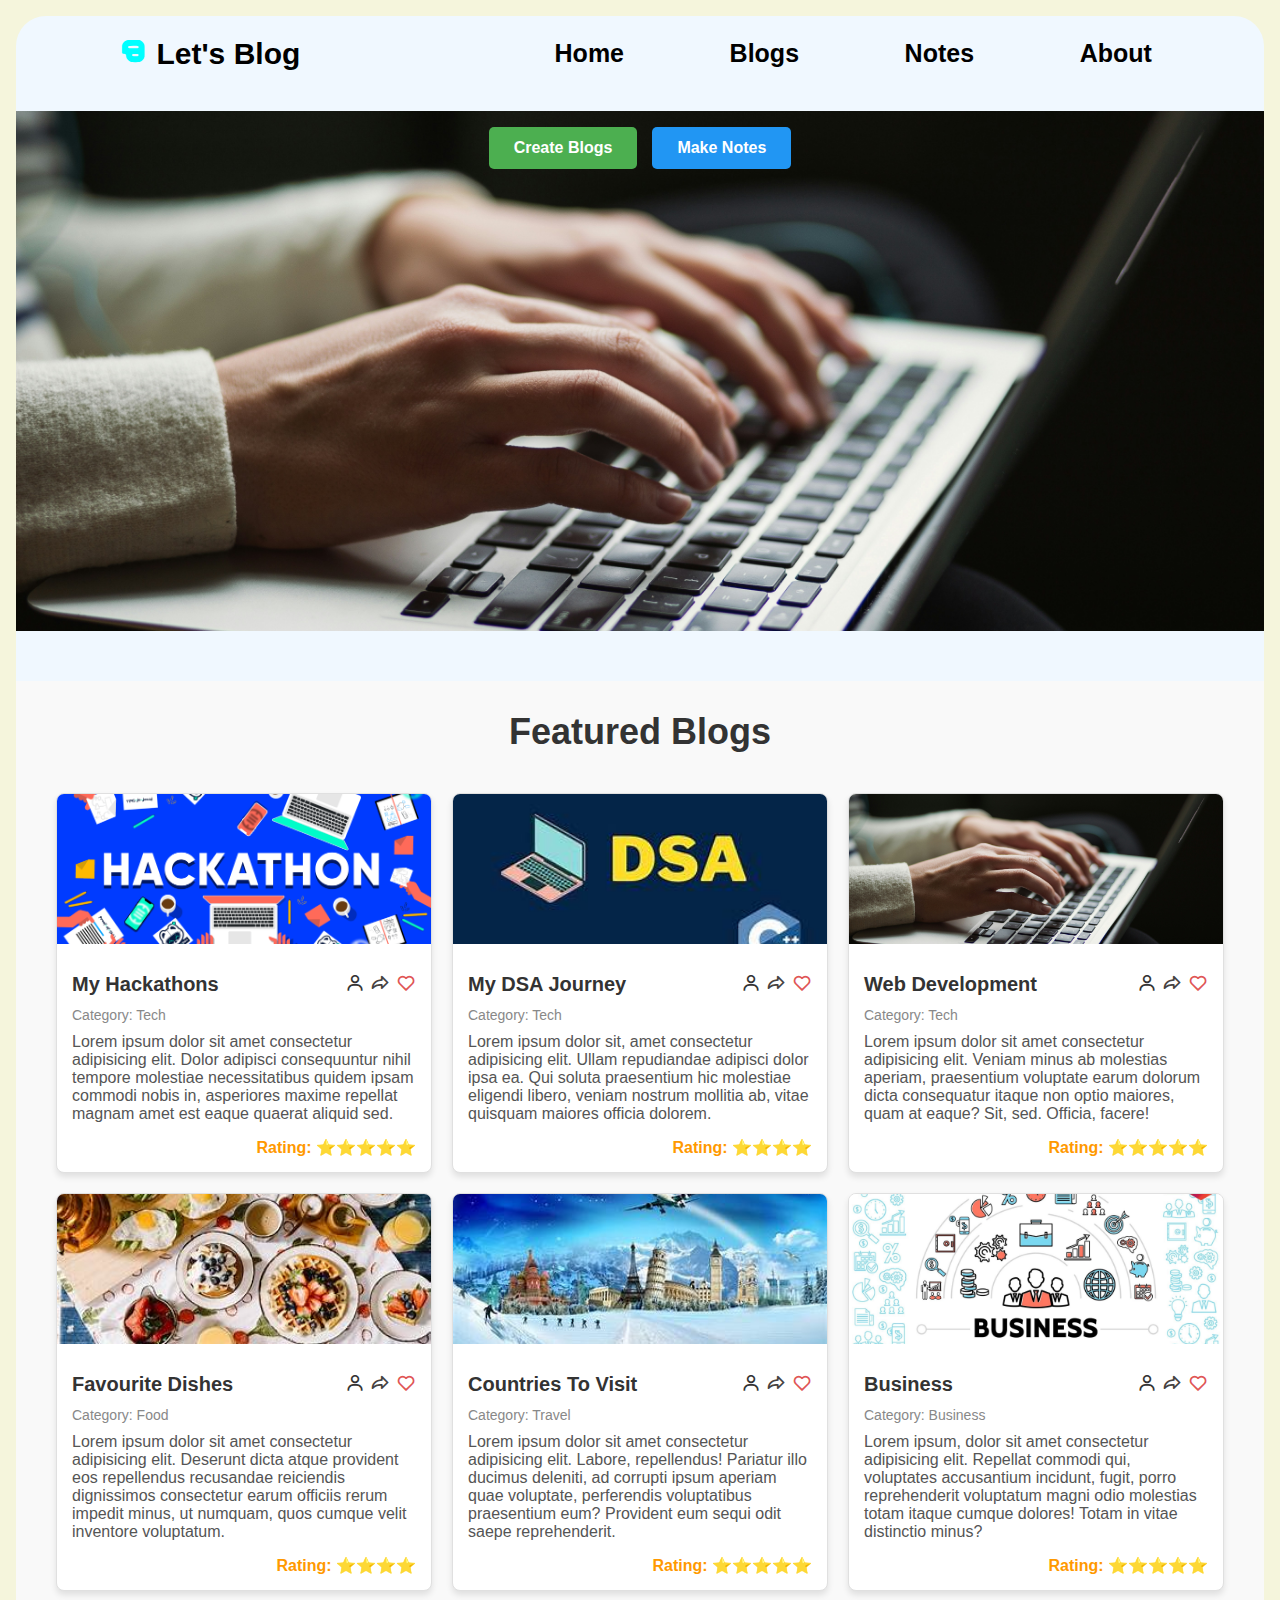
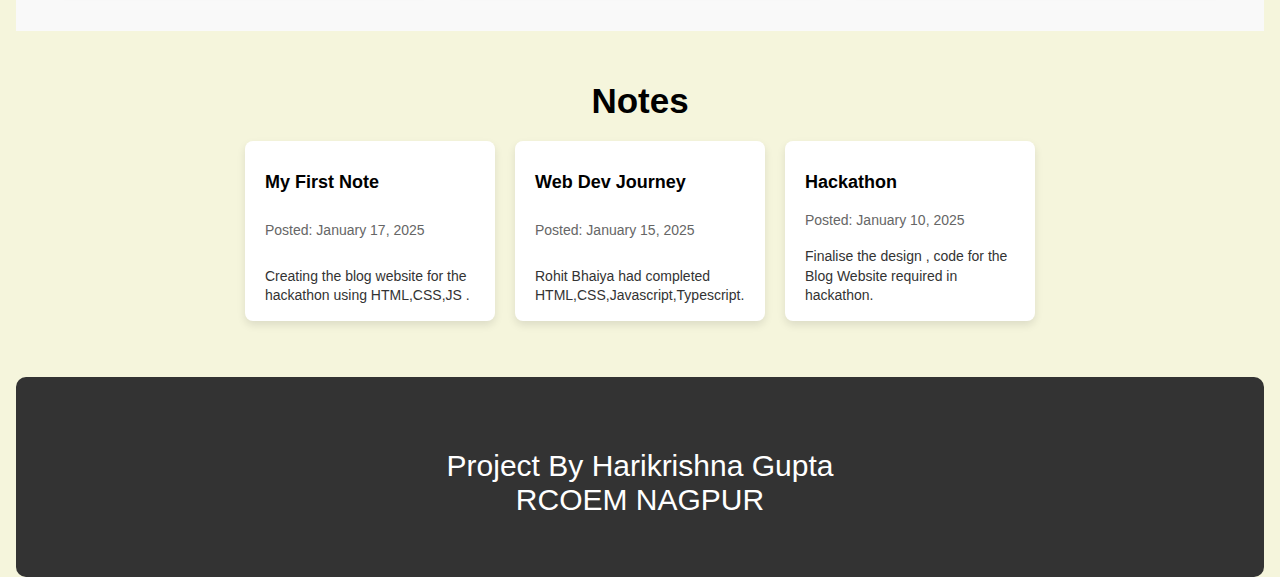
<file: Blog Website/index.html>
<!DOCTYPE html>
<html lang="en">
<head>
    <meta charset="UTF-8">
    <meta name="viewport" content="width=device-width, initial-scale=1.0">
    <title>Blog Website</title>
    <link rel="stylesheet" href="style.css">
    <script src="https://cdnjs.cloudflare.com/ajax/libs/gsap/3.12.2/gsap.min.js"></script>
    <link href='https://unpkg.com/boxicons@2.1.4/css/boxicons.min.css' rel='stylesheet'>

</head>

<body>
    
<div class="outer">
<header>
    <nav class="nav">
        <h1 class="logo"><i class='bx bxl-blogger bx-rotate-180' style='color:aqua'  ></i> Let's Blog</h1>
        <ul>
            <li><a href="">Home</a></li>
            <li><a href="#blogs">Blogs</a></li>
            <li><a href="#notes">Notes</a></li>
            <li><a href="#about">About</a></li>

        </ul>
       </nav>
    
</header>


  <div class="hero-content">
             <div  class="hero-img">
                <div class="text-overlay">
                    <h1 class="typing-animation">Welcome to Let's Blog</h1>
                    <p class="sub-text">Let's Blog together and share</p>
                  </div>
                  <div class="hero-buttons">
                    <button class="hero-btn create-btn" onclick="window.location.href='blog.html'">Create Blogs</button>
                    <button class="hero-btn notes-btn" onclick="window.location.href='notes.html'">Make Notes</button>
                  </div>
     
  </div>

  <div class="recent-blogs-section" id="blogs">
    <h2 class="section-title">Featured Blogs</h2>
    <div class="blog-cards-container">
      <!-- Blog Card 1 -->
      <div class="blog-card">
        <img src="images/hackathon.png" alt="Blog Image" class="blog-image">
        <div class="blog-content">
          <h3 class="blog-title">My Hackathons <div><i class='bx bx-user'></i> <i class='bx bx-share bx-flip-horizontal' style='color:#464242'  ></i> <i class='bx bx-heart' style='color:#e05555'  ></i></div></h3>
          <span class="blog-category">Category: Tech</span>
          <p class="blog-snippet">
           Lorem ipsum dolor sit amet consectetur adipisicing elit. Dolor adipisci consequuntur nihil tempore molestiae necessitatibus quidem ipsam commodi nobis in, asperiores maxime repellat magnam amet est eaque quaerat aliquid sed.
          </p>
          <div class="blog-rating">Rating: ⭐⭐⭐⭐⭐</div>
        </div>
      </div>
      
      <!-- Blog Card 2 -->
      <div class="blog-card">
        <img src="images/dsa.jpg" alt="Blog Image" class="blog-image">
        <div class="blog-content">
          <h3 class="blog-title">My DSA Journey <div><i class='bx bx-user'></i> <i class='bx bx-share bx-flip-horizontal' style='color:#464242'  ></i> <i class='bx bx-heart' style='color:#e05555'  ></i></div></h3>
          <span class="blog-category">Category: Tech</span>
          <p class="blog-snippet">
           Lorem ipsum dolor sit, amet consectetur adipisicing elit. Ullam repudiandae adipisci dolor ipsa ea. Qui soluta praesentium hic molestiae eligendi libero, veniam nostrum mollitia ab, vitae quisquam maiores officia dolorem.
          </p>
          <div class="blog-rating">Rating: ⭐⭐⭐⭐</div>
        </div>
      </div>
  
      <!-- Blog Card 3 -->
      <div class="blog-card">
        <img src="images/kaitlyn-baker-vZJdYl5JVXY-unsplash.jpg" alt="Blog Image" class="blog-image">
        <div class="blog-content">
          <h3 class="blog-title">Web Development <div><i class='bx bx-user'></i> <i class='bx bx-share bx-flip-horizontal' style='color:#464242'  ></i> <i class='bx bx-heart' style='color:#e05555'  ></i></div></h3>
          <span class="blog-category">Category: Tech</span>
          <p class="blog-snippet">
Lorem ipsum dolor sit amet consectetur adipisicing elit. Veniam minus ab molestias aperiam, praesentium voluptate earum dolorum dicta consequatur itaque non optio maiores, quam at eaque? Sit, sed. Officia, facere!
        </p>
          <div class="blog-rating">Rating: ⭐⭐⭐⭐⭐</div>
        </div>
      </div>
      
      <!-- Repeat 3 more blog cards for a total of 6 -->
      <div class="blog-card">
        <img src="images/dishes.jpg" alt="Blog Image" class="blog-image">
        <div class="blog-content">
          <h3 class="blog-title">Favourite Dishes <div><i class='bx bx-user'></i> <i class='bx bx-share bx-flip-horizontal' style='color:#464242'  ></i> <i class='bx bx-heart' style='color:#e05555'  ></i></div></h3>
          <span class="blog-category">Category: Food</span>
          <p class="blog-snippet">
Lorem ipsum dolor sit amet consectetur adipisicing elit. Deserunt dicta atque provident eos repellendus recusandae reiciendis dignissimos consectetur earum officiis rerum impedit minus, ut numquam, quos cumque velit inventore voluptatum.
        </p>
          <div class="blog-rating">Rating: ⭐⭐⭐⭐</div>
        </div>
      </div>
  
      <div class="blog-card">
        <img src="images/travel.jpg" alt="Blog Image" class="blog-image">
        <div class="blog-content">
          <h3 class="blog-title">Countries To Visit <div><i class='bx bx-user'></i> <i class='bx bx-share bx-flip-horizontal' style='color:#464242'  ></i> <i class='bx bx-heart' style='color:#e05555'  ></i></div></h3>
          <span class="blog-category">Category: Travel</span>
          <p class="blog-snippet">
Lorem ipsum dolor sit amet consectetur adipisicing elit. Labore, repellendus! Pariatur illo ducimus deleniti, ad corrupti ipsum aperiam quae voluptate, perferendis voluptatibus praesentium eum? Provident eum sequi odit saepe reprehenderit.          </p>
          <div class="blog-rating">Rating: ⭐⭐⭐⭐⭐</div>
        </div>
      </div>
  
      <div class="blog-card">
        <img src="images/business.jpg" alt="Blog Image" class="blog-image">
        <div class="blog-content">
          <h3 class="blog-title">Business <div><i class='bx bx-user'></i> <i class='bx bx-share bx-flip-horizontal' style='color:#464242'  ></i> <i class='bx bx-heart' style='color:#e05555'  ></i></div></h3>
          <span class="blog-category">Category: Business </span>
          <p class="blog-snippet">
Lorem ipsum, dolor sit amet consectetur adipisicing elit. Repellat commodi qui, voluptates accusantium incidunt, fugit, porro reprehenderit voluptatum magni odio molestias totam itaque cumque dolores! Totam in vitae distinctio minus?          </p>
          <div class="blog-rating">Rating: ⭐⭐⭐⭐⭐</div>
        </div>
      </div>
    </div>
  
</div>
  

<div class="notes-section" id="notes">
    <h2 class="notes-heading">Notes</h2>
    <div class="notes-cards-container">
      <!-- Note Card 1 -->
      <div class="note-card" >
        <h3 class="note-title">My First Note</h3>
        <span class="note-date">Posted: January 17, 2025</span>
        <p class="note-content">
           Creating the blog website for the hackathon using HTML,CSS,JS .
        </p>
      </div>
  
      <!-- Note Card 2 -->
      <div class="note-card" >
        <h3 class="note-title">Web Dev Journey</h3>
        <span class="note-date">Posted: January 15, 2025</span>
        <p class="note-content">
          Rohit Bhaiya had completed HTML,CSS,Javascript,Typescript. 
        </p>
      </div>
  
      <!-- Note Card 3 -->
      <div class="note-card" >
        <h3 class="note-title">Hackathon</h3>
        <span class="note-date">Posted: January 10, 2025</span>
        <p class="note-content">
            Finalise the design , code  for the Blog Website required in hackathon.

        </p>
      </div>
    </div>
  </div>

  
  <footer>
    <div class="footer" id="about">
           <p >Project By Harikrishna Gupta <br> RCOEM NAGPUR</p>

           
    </div>
  </footer>

</div>
</div>

    <script src="script.js"></script>
</body>
</html>
</file>
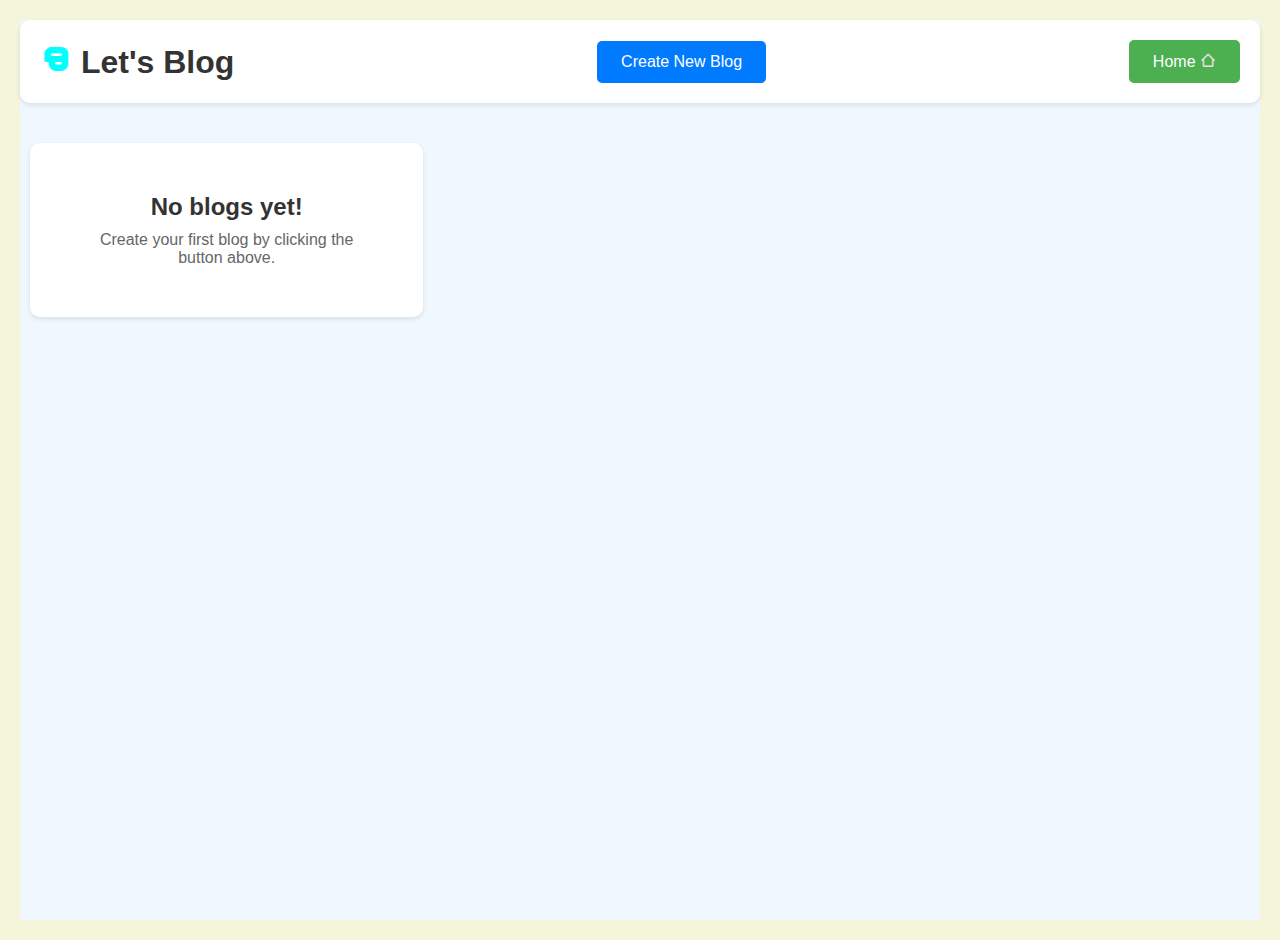
<file: Blog Website/blog.html>
<!DOCTYPE html>
<html lang="en">
<head>
    <meta charset="UTF-8">
    <meta name="viewport" content="width=device-width, initial-scale=1.0">
    <title>Blog Website</title>
    <link rel="stylesheet" href="blog-style.css">
</head>
<link href='https://unpkg.com/boxicons@2.1.4/css/boxicons.min.css' rel='stylesheet'>

<body>

<div class="outer">
    <div class="header">
        <h1><i class='bx bxl-blogger bx-rotate-180' style='color:aqua'  ></i> Let's Blog </h1>
        <button class="create-blog-btn" onclick="openModal()">Create New Blog</button>

        <button class="home-btn" onclick="window.location.href='index.html'">Home  <i class='bx bx-home-alt-2' style='color:#ece1e1' ></i></button>
    </div>

    <div id="blogContainer" class="blog-container">
        <!-- Blogs will be rendered here -->
    </div>

    <div id="blogModal" class="modal">
        <div class="modal-content">
            <h2 id="modalTitle">Create New Blog  </h2>
            <form id="blogForm">
                <div class="form-group">
                    <label for="title">Title:</label>
                    <input type="text" id="title" required>
                </div>
                <div class="form-group">
                    <label for="imageUrl">Image URL:</label>
                    <input type="text" id="imageUrl" placeholder="Enter image URL or leave empty for default image">
                </div>
                <div class="form-group">
                    <label for="category">Category:</label>
                    <select id="category" required>
                        <option value="Tech">Tech</option>
                        <option value="Food">Food</option>
                        <option value="Travel">Travel</option>
                        <option value="Business">Business</option>
                    </select>
                </div>
                <div class="form-group">
                    <label for="rating">Rating:</label>
                    <select id="rating" required>
                        <option value="1">⭐</option>
                        <option value="2">⭐⭐</option>
                        <option value="3">⭐⭐⭐</option>
                        <option value="4">⭐⭐⭐⭐</option>
                        <option value="5">⭐⭐⭐⭐⭐</option>
                    </select>
                </div>
                <div class="text-editor">
                    <div class="editor-toolbar">
                        <button type="button" onclick="execCommand('bold')">Bold</button>
                        <button type="button" onclick="execCommand('italic')">Italic</button>
                        <button type="button" onclick="execCommand('underline')">Underline</button>
                        <button type="button" onclick="execCommand('formatBlock', 'h1')">H1</button>
                        <button type="button" onclick="execCommand('formatBlock', 'h2')">H2</button>
                        <button type="button" onclick="execCommand('insertUnorderedList')">Bullet List</button>
                    </div>
                    <div class="editor-content" id="editor" contenteditable="true"></div>
                </div>
                <div class="form-buttons">
                    <button type="button" class="cancel-btn" onclick="closeModal()">Cancel</button>
                    <button type="submit" class="save-btn">Save</button>
                </div>
            </form>
        </div>
    </div>
</div>
   <script src="blog-script.js"></script>
</body>
</html>
</file>
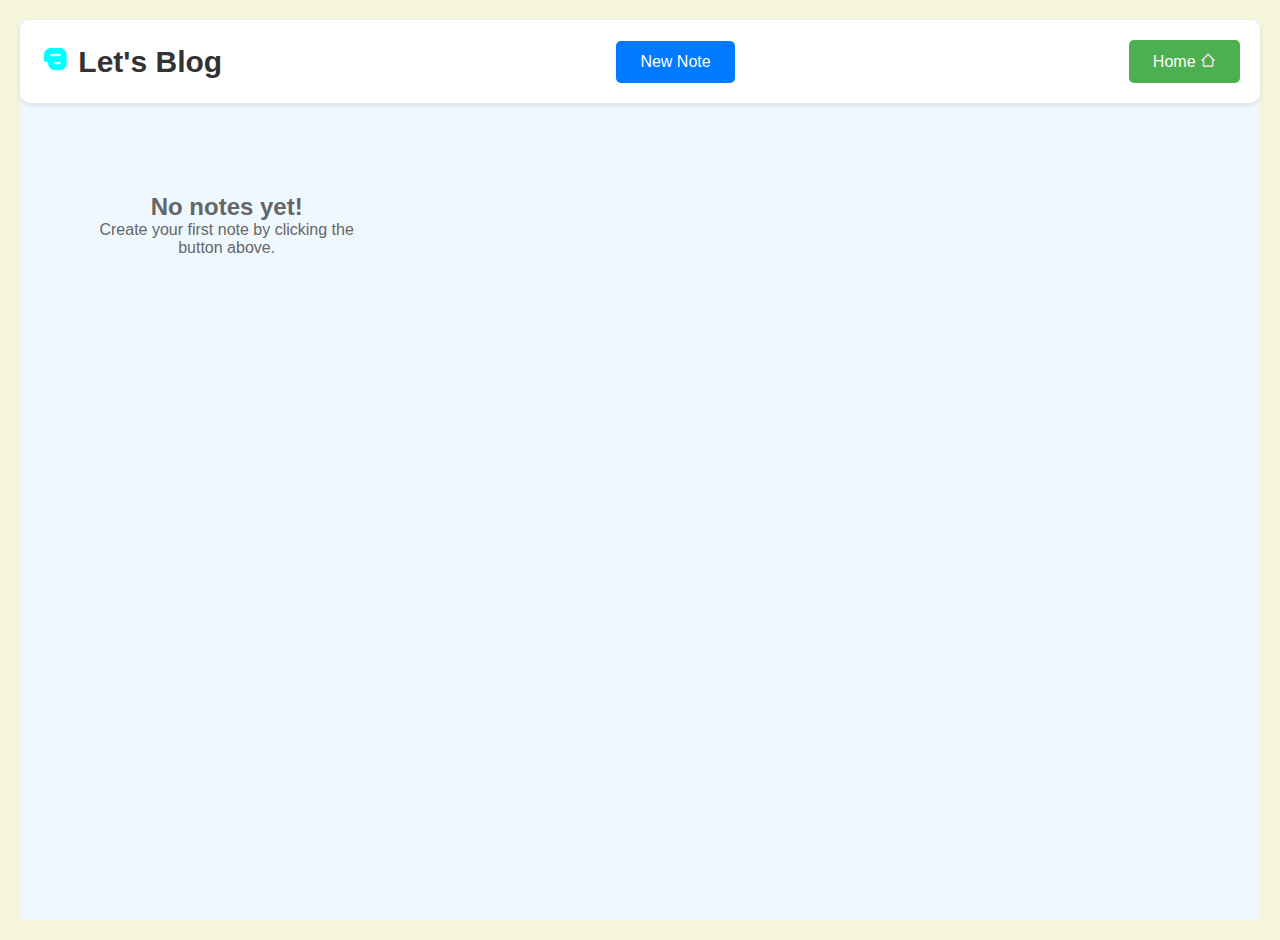
<file: Blog Website/notes.html>
<!DOCTYPE html>
<html lang="en">
<head>
    <meta charset="UTF-8">
    <meta name="viewport" content="width=device-width, initial-scale=1.0">
    <title>Notes</title>
       <link href='https://unpkg.com/boxicons@2.1.4/css/boxicons.min.css' rel='stylesheet'>
       <link rel="stylesheet" href="notes-style.css">

</head>
<body>

<div class="outer">
    <div class="header">
        <h2><i class='bx bxl-blogger bx-rotate-180' style='color:aqua'  ></i> Let's Blog </h2>
        <button class="create-blog-btn" onclick="openModal()">New Note</button>

        <button class="home-btn" onclick="window.location.href='index.html'">Home  <i class='bx bx-home-alt-2' style='color:#ece1e1' ></i></button>
    </div>

    <div id="notesContainer" class="notes-container">
        <!-- Notes will be rendered here -->
    </div>

    <div id="noteModal" class="modal">
        <div class="modal-content">
            <h2 id="modalTitle">Create New Note</h2>
            <form id="noteForm">
                <div class="form-group">
                    <label for="title">Title:</label>
                    <input type="text" id="title" required>
                </div>
                <div class="text-editor">
                    <div class="editor-toolbar">
                        <button type="button" onclick="execCommand('bold')">Bold</button>
                        <button type="button" onclick="execCommand('italic')">Italic</button>
                        <button type="button" onclick="execCommand('underline')">Underline</button>
                        <button type="button" onclick="execCommand('formatBlock', 'h1')">H1</button>
                        <button type="button" onclick="execCommand('formatBlock', 'h2')">H2</button>
                        <button type="button" onclick="execCommand('insertUnorderedList')">Bullet List</button>
                    </div>
                    <div class="editor-content" id="editor" contenteditable="true"></div>
                </div>
                <div class="form-buttons">
                    <button type="button" onclick="closeModal()">Cancel</button>
                    <button type="submit">Save</button>
                </div>
            </form>
        </div>
    </div>
</div>
    
<script src="notes-script.js"></script>
</body>
</html>
</file>
<file: Blog Website/style.css>
*{
  margin: 0;
  padding: 0;
  text-decoration: none;
  box-sizing: border-box;
  font-family: Arial, sans-serif;
}
html {
scroll-behavior: smooth;
}

body{
  background-color: beige;
  padding:1rem 1rem;
}
.outer{
  background-color: aliceblue;
  border-radius: 30px;
}

.nav{
  display: flex;
  justify-content: space-around;
  align-items: center;
  padding: 20px;
  font-size: 20px;
}

.nav h1{
  font-size: 30px;
}

ul li{
  list-style: none;
  display: inline;
  margin-left: 5rem;
}

ul li a{
  text-decoration: none;
  margin: 10px;
  font-size: 25px;
  color: #000;
  font-family: var(--secondary-font);
  font-weight: 600;
}

ul li a:hover{
  color: darkgreen;
}

.hero-content{
  height: 100vh;
}

.hero-img{
  height: 520px;
  width: 100%;
  background: url(images/kaitlyn-baker-vZJdYl5JVXY-unsplash.jpg);
  background-repeat: no-repeat;
  background-position: center;
  background-size: cover;
}

.text-overlay {
  position: absolute;
  top: 45%;
  left: 50%;
  transform: translate(-50%, -50%);
  text-align: center;
  color: white;
  width: 100%;
  font-size: 30px;
  font-weight: 900;
  opacity: 0; 
  transform: translate(-50%, -55%);
}
  
.hero-buttons {
  position: relative;
  display: flex;
  justify-content: center;
  align-items: center;
  gap: 15px;
  margin: 20px auto;
  flex-wrap: wrap;
}

.hero-btn {
  margin: 1rem 0;
  padding: 12px 25px;
  font-size: 16px;
  font-weight: bold;
  color: white;
  border: none;
  border-radius: 5px;
  cursor: pointer;
  transition: transform 0.3s, background-color 0.3s ease-in-out;
  min-width: 120px;
  text-align: center;
}

.create-btn {
  background-color: #4caf50;
}

.notes-btn {
  background-color: #2196f3;
}

.hero-btn:hover {
  transform: scale(1.1);
  background-color: #444;
}

.recent-blogs-section {
  margin: 50px 0;
  padding: 20px;
  background-color: #f9f9f9;
}

.section-title {
  text-align: center;
  font-size: 36px;
  font-weight: bold;
  margin-bottom: 20px;
  margin-top: 10px;
  color: #333;
}

.blog-cards-container {
  display: grid;
  grid-template-columns: repeat(3, 1fr);
  gap: 20px;
  padding: 20px;
}

.blog-card {
  background: white;
  border: 1px solid #e0e0e0;
  border-radius: 8px;
  overflow: hidden;
  box-shadow: 0 4px 6px rgba(0, 0, 0, 0.1);
  transition: transform 0.3s, box-shadow 0.3s;
}

.blog-card:hover {
  transform: translateY(-5px);
  box-shadow: 0 6px 10px rgba(0, 0, 0, 0.15);
}

.blog-image {
  width: 100%;
  height: 150px;
  object-fit: cover;
}

.blog-content {
  padding: 15px;
}

.blog-title {
  font-size: 20px;
  font-weight: bold;
  color: #333;
  margin: 10px 0;
  display: flex;
  justify-content: space-between;
}

.blog-category {
  font-size: 14px;
  color: #888;
  margin-bottom: 10px;
  display: block;
}

.blog-snippet {
  font-size: 16px;
  color: #555;
  margin-bottom: 15px;
}

.blog-rating {
  font-size: 16px;
  color: #ff9900;
  font-weight: bold;
  text-align: right;
}

.notes-section {
  margin: 40px auto;
  text-align: center;
  width: 90%;
}

.notes-heading {
  font-size: 35px;
  font-weight: bold;
  margin-bottom: 20px;
}

.notes-cards-container {
  display: flex;
  justify-content: center;
  gap: 20px;
  flex-wrap: wrap;
}

.note-card {
  background: #fff;
  box-shadow: 0 4px 8px rgba(0, 0, 0, 0.1);
  border-radius: 8px;
  padding: 15px 20px;
  text-align: left;
  width: 250px;
  height: 180px;
  display: flex;
  margin-bottom: 1rem;
  flex-direction: column;
  justify-content: space-between;
  transition: transform 0.3s ease, box-shadow 0.3s ease;
}

.note-card:hover {
  transform: translateY(-5px);
  box-shadow: 0 6px 12px rgba(0, 0, 0, 0.2);
}

.note-title {
  margin-top: 1rem;
  font-size: 18px;
  font-weight: bold;
}

.note-date {
  font-size: 14px;
  color: #666;
}

.note-content {
  font-size: 14px;
  color: #333;
  line-height: 1.4;
}

.footer{
  border-radius: 10px;
  padding: 1.5rem;
  height: 200px;
  width: 100%;
  background-color: #333;
}

.footer p {
  margin-top: 3rem;
  text-align: center;
  color: white;
  font-weight: 500;
  font-size: 30px;
}

/* Media Queries */
@media screen and (max-width: 1024px) {
  .blog-cards-container {
      grid-template-columns: repeat(2, 1fr);
  }
  
  ul li {
      margin-left: 2rem;
  }
}

@media screen and (max-width: 768px) {
  .nav {
      flex-direction: column;
      gap: 15px;
  }

  .nav h1 {
      font-size: 24px;
  }

  ul {
      text-align: center;
  }

  ul li {
      display: block;
      margin: 10px 0;
  }

  ul li a {
      font-size: 20px;
  }

  .hero-img {
      height: 400px;
  }

  .text-overlay {
      font-size: 24px;
  }

  .blog-cards-container {
      grid-template-columns: 1fr;
      padding: 10px;
  }

  .section-title {
      font-size: 28px;
  }

  .notes-heading {
      font-size: 28px;
  }

  .note-card {
      width: 100%;
      max-width: 400px;
  }

  .footer p {
      font-size: 24px;
  }
}

@media screen and (max-width: 480px) {
  body {
      padding: 0.5rem;
  }

  .outer {
      border-radius: 15px;
  }

  .nav {
      padding: 15px;
  }

  .hero-img {
      height: 300px;
  }

  .text-overlay {
      font-size: 20px;
      width: 90%;
  }

  .hero-buttons {
      flex-direction: column;
      align-items: center;
  }

  .hero-btn {
      width: 80%;
  }

  .section-title {
      font-size: 24px;
  }

  .notes-heading {
      font-size: 24px;
  }

  .blog-title {
      font-size: 18px;
  }

  .footer {
      height: auto;
      min-height: 150px;
  }

  .footer p {
      font-size: 20px;
      margin-top: 1.5rem;
  }
}

@media screen and (max-width: 320px) {
  .nav h1 {
      font-size: 20px;
  }

  ul li a {
      font-size: 16px;
  }

  .hero-img {
      height: 250px;
  }

  .text-overlay {
      font-size: 18px;
  }

  .section-title, .notes-heading {
      font-size: 20px;
  }
}
</file>
<file: Blog Website/blog-style.css>
* {
            box-sizing: border-box;
            margin: 0;
            padding: 0;
            font-family: Arial, sans-serif;
        }

        body {
            background-color:beige;
            padding: 20px;
        }
        .outer{
            background-color: aliceblue;
            height: 100vh;
        }

        .header {
            display: flex;
            justify-content: space-between;
            align-items: center;
            margin-bottom: 30px;
            padding: 20px;
            background-color: white;
            border-radius: 10px;
            box-shadow: 0 2px 5px rgba(0,0,0,0.1);
        }

        .header h1 {
            color: #333;
        }

        .create-blog-btn {
            padding: 12px 24px;
            background-color: #007bff;
            color: white;
            border: none;
            border-radius: 5px;
            cursor: pointer;
            font-size: 16px;
            transition: background-color 0.3s;
        }

        .create-blog-btn:hover {
            background-color: #0056b3;
        }

.home-btn {
    padding: 12px 24px;
    background-color: #4CAF50;
    color: white;
    border: none;
    border-radius: 5px;
    cursor: pointer;
    font-size: 16px;
    transition: background-color 0.3s;
}

.home-btn:hover {
    background-color: #45a049;
}

        .blog-container {
            display: grid;
            grid-template-columns: repeat(auto-fill, minmax(300px, 1fr));
            gap: 20px;
            padding: 10px;
        }

        .blog-card {
            background: white;
            border-radius: 10px;
            overflow: hidden;
            box-shadow: 0 2px 5px rgba(0,0,0,0.1);
            transition: transform 0.3s;
        }

        .blog-card:hover {
            transform: translateY(-5px);
        }

        .blog-image {
            width: 100%;
            height: 200px;
            object-fit: cover;
        }

        .blog-image.error {
            object-fit: contain;
            padding: 20px;
            background-color: #f8f9fa;
        }

        .blog-content {
            padding: 20px;
        }

        .blog-title {
            font-size: 1.5em;
            margin-bottom: 10px;
            color: #333;
            display: flex;
            justify-content: space-between;
            cursor: pointer;
        }

        .blog-category {
            color: #666;
            margin-bottom: 10px;
            font-size: 0.9em;
        }

        .blog-text {
            margin-bottom: 15px;
            line-height: 1.5;
            color: #444;
        }

        .star-rating {
            color: #ffd700;
            margin-bottom: 15px;
        }

        .blog-actions {
            display: flex;
            gap: 10px;
        }

        .edit-btn, .delete-btn {
            padding: 8px 16px;
            border: none;
            border-radius: 5px;
            cursor: pointer;
            font-size: 14px;
            transition: background-color 0.3s;
        }

        .edit-btn {
            background-color: #28a745;
            color: white;
        }

        .edit-btn:hover {
            background-color: #218838;
        }

        .delete-btn {
            background-color: #dc3545;
            color: white;
        }

        .delete-btn:hover {
            background-color: #c82333;
        }

        .modal {
            display: none;
            position: fixed;
            top: 0;
            left: 0;
            width: 100%;
            height: 100%;
            background-color: rgba(0,0,0,0.5);
            z-index: 1000;
            overflow-y: auto;
        }

        .modal-content {
            background-color: white;
            padding: 30px;
            width: 90%;
            max-width: 800px;
            /* max-height: 90vh; */
            position: relative;
            margin: 50px auto;
            border-radius: 10px;
            box-shadow: 0 4px 6px rgba(0,0,0,0.1);
        }

        .modal-content h2 {
            margin-bottom: 20px;
            color: #333;
        }

        .form-group {
            margin-bottom: 20px;
        }

        .form-group label {
            display: block;
            margin-bottom: 8px;
            color: #555;
            font-weight: bold;
        }

        .form-group input,
        .form-group select {
            width: 100%;
            padding: 10px;
            border: 1px solid #ddd;
            border-radius: 5px;
            font-size: 16px;
        }

        .text-editor {
            border: 1px solid #ddd;
            border-radius: 5px;
            margin-bottom: 20px;
        }

        .editor-toolbar {
            padding: 10px;
            background-color: #f8f9fa;
            border-bottom: 1px solid #ddd;
            display: flex;
            gap: 5px;
            flex-wrap: wrap;
        }

        .editor-toolbar button {
            padding: 8px 12px;
            border: 1px solid #ddd;
            background: white;
            border-radius: 4px;
            cursor: pointer;
            transition: background-color 0.3s;
        }

        .editor-toolbar button:hover {
            background-color: #e9ecef;
        }

        .editor-content {
            min-height: 200px;
            padding: 15px;
            overflow-y: auto;
        }

        .editor-content:focus {
            outline: none;
        }

        .form-buttons {
            display: flex;
            gap: 10px;
            justify-content: flex-end;
            margin-top: 20px;
            position: sticky;
            /* background-color: white; */
        }

        .form-buttons button {
            padding: 10px 20px;
            border: none;
            border-radius: 5px;
            cursor: pointer;
            font-size: 16px;
        }

        .save-btn {
            background-color: #007bff;
            color: white;
        }

        .cancel-btn {
            background-color: #6c757d;
            color: white;
        }

        .empty-state {
            text-align: center;
            padding: 50px;
            color: #666;
            background-color: white;
            border-radius: 10px;
            box-shadow: 0 2px 5px rgba(0,0,0,0.1);
        }

        .empty-state h2 {
            margin-bottom: 10px;
            color: #333;
        }

        .empty-state p {
            color: #666;
        }
</file>
<file: Blog Website/notes-style.css>
* {
    box-sizing: border-box;
    margin: 0;
    padding: 0;
    font-family: Arial, sans-serif;
}

body {
    background-color: beige;
    padding: 20px;
}

.header {
    text-align: center;
    margin-bottom: 40px;
    padding: 20px;
    background-color: #007bff;
    border-radius: 10px;
    color: white;
    display: flex;
    justify-content: space-evenly;
}

.header h1 {
    font-size: 3em;
}

.nav-buttons {
    display: flex;
    justify-content: space-around;
    margin-bottom: 30px;
    padding: 0 20px;
}

.home-btn, .create-note-btn {
    padding: 12px 24px;
    border: none;
    border-radius: 5px;
    cursor: pointer;
    font-size: 16px;
    transition: all 0.3s ease;
    color: white;
}

.home-btn {
    background-color: #28a745;
}

.home-btn:hover {
    background-color: #218838;
    transform: translateY(-2px);
}

.create-note-btn {
    background-color: #ffc107;
}

.create-note-btn:hover {
    background-color: #e0a800;
    transform: translateY(-2px);
}

.notes-container {
    display: grid;
    grid-template-columns: repeat(auto-fill, minmax(300px, 1fr));
    gap: 20px;
    padding: 10px;
}

.note-card {
    background: white;
    border-radius: 10px;
    padding: 20px;
    box-shadow: 0 4px 8px rgba(0,0,0,0.1);
    transition: transform 0.3s, box-shadow 0.3s;
}

.note-card:hover {
    transform: translateY(-5px);
    box-shadow: 0 6px 12px rgba(0,0,0,0.2);
}

.note-title {
    font-size: 1.8em;
    margin-bottom: 10px;
    color: #333;
}

.note-date {
    color: #666;
    margin-bottom: 15px;
    font-size: 0.9em;
}

.note-content {
    color: #444;
    line-height: 1.6;
    margin-bottom: 15px;
}

.note-actions {
    display: flex;
    gap: 10px;
    justify-content: flex-end;
}

.edit-btn, .delete-btn {
    padding: 10px 20px;
    border: none;
    border-radius: 5px;
    cursor: pointer;
    font-size: 14px;
    transition: all 0.3s;
    color: white;
}

.edit-btn {
    background-color: #17a2b8;
}

.edit-btn:hover {
    background-color: #138496;
    transform: scale(1.05);
}

.delete-btn {
    background-color: #dc3545;
}

.delete-btn:hover {
    background-color: #c82333;
    transform: scale(1.05);
}

.modal {
    display: none;
    position: fixed;
    top: 0;
    left: 0;
    width: 100%;
    height: 100%;
    background-color: rgba(0,0,0,0.5);
    z-index: 1000;
}

.modal-content {
    background-color: white;
    padding: 30px;
    width: 90%;
    max-width: 800px;
    margin: 100px auto;
    border-radius: 10px;
    box-shadow: 0 6px 10px rgba(0,0,0,0.2);
    animation: fadeIn 0.5s ease;
}

@keyframes fadeIn {
    from {
        opacity: 0;
        transform: translateY(-20px);
    }
    to {
        opacity: 1;
        transform: translateY(0);
    }
}

.form-group {
    margin-bottom: 20px;
}

.form-group label {
    display: block;
    margin-bottom: 8px;
    color: #555;
    font-weight: bold;
}

.form-group input {
    width: 100%;
    padding: 10px;
    border: 1px solid #ddd;
    border-radius: 5px;
    font-size: 16px;
}

.text-editor {
    border: 1px solid #ddd;
    border-radius: 5px;
    margin-bottom: 20px;
}

.editor-toolbar {
    padding: 10px;
    background-color: #f8f9fa;
    border-bottom: 1px solid #ddd;
    display: flex;
    gap: 10px;
    flex-wrap: wrap;
}

.editor-toolbar button {
    padding: 10px;
    border: 1px solid #ddd;
    background: white;
    border-radius: 4px;
    cursor: pointer;
    transition: background-color 0.3s;
}

.editor-toolbar button:hover {
    background-color: #e9ecef;
}

.editor-content {
    min-height: 200px;
    padding: 15px;
    overflow-y: auto;
}

.form-buttons {
    display: flex;
    gap: 10px;
    justify-content: flex-end;
}

.form-buttons button {
    padding: 10px 20px;
    border: none;
    border-radius: 5px;
    font-size: 16px;
    cursor: pointer;
    transition: all 0.3s;
}

.form-buttons button:first-child {
    background-color: #6c757d;
    color: white;
}

.form-buttons button:first-child:hover {
    background-color: #5a6268;
}

.form-buttons button:last-child {
    background-color: #007bff;
    color: white;
}

.form-buttons button:last-child:hover {
    background-color: #0056b3;
}

.empty-state {
    text-align: center;
    padding: 50px;
    color: #666;
}
.header {
    display: flex;
    justify-content: space-between;
    align-items: center;
    margin-bottom: 30px;
    padding: 20px;
    background-color: white;
    border-radius: 10px;
    box-shadow: 0 2px 5px rgba(0,0,0,0.1);
}

.header h2 {
    color: #333;
    font-size: 30px;
}

.create-blog-btn {
    padding: 12px 24px;
    background-color: #007bff;
    color: white;
    border: none;
    border-radius: 5px;
    cursor: pointer;
    font-size: 16px;
    transition: background-color 0.3s;
}

.create-blog-btn:hover {
    background-color: #0056b3;
}

.home-btn {
    padding: 12px 24px;
    background-color: #4CAF50;
    color: white;
    border: none;
    border-radius: 5px;
    cursor: pointer;
    font-size: 16px;
    transition: background-color 0.3s;
}

.home-btn:hover {
  background-color: #45a049;
}
.outer{
    background-color: aliceblue;
    height: 100vh;
}
</file>
